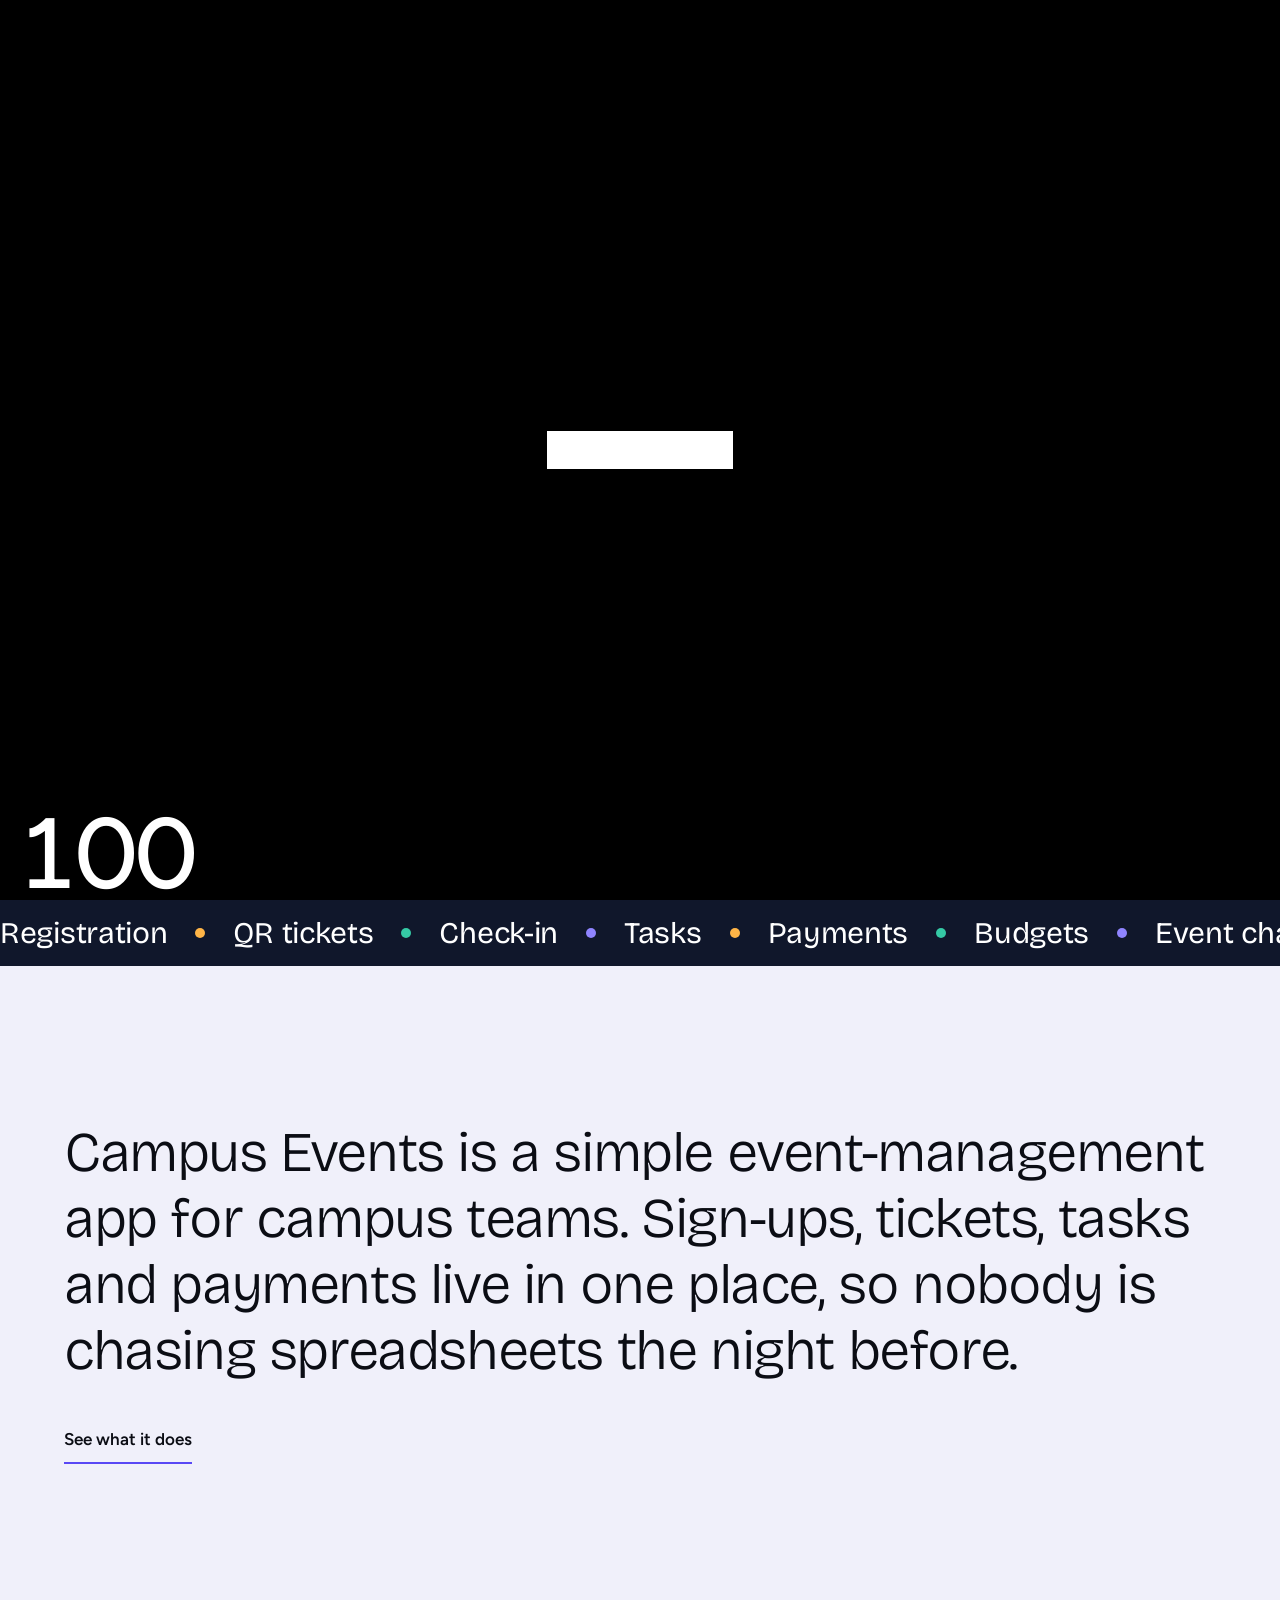
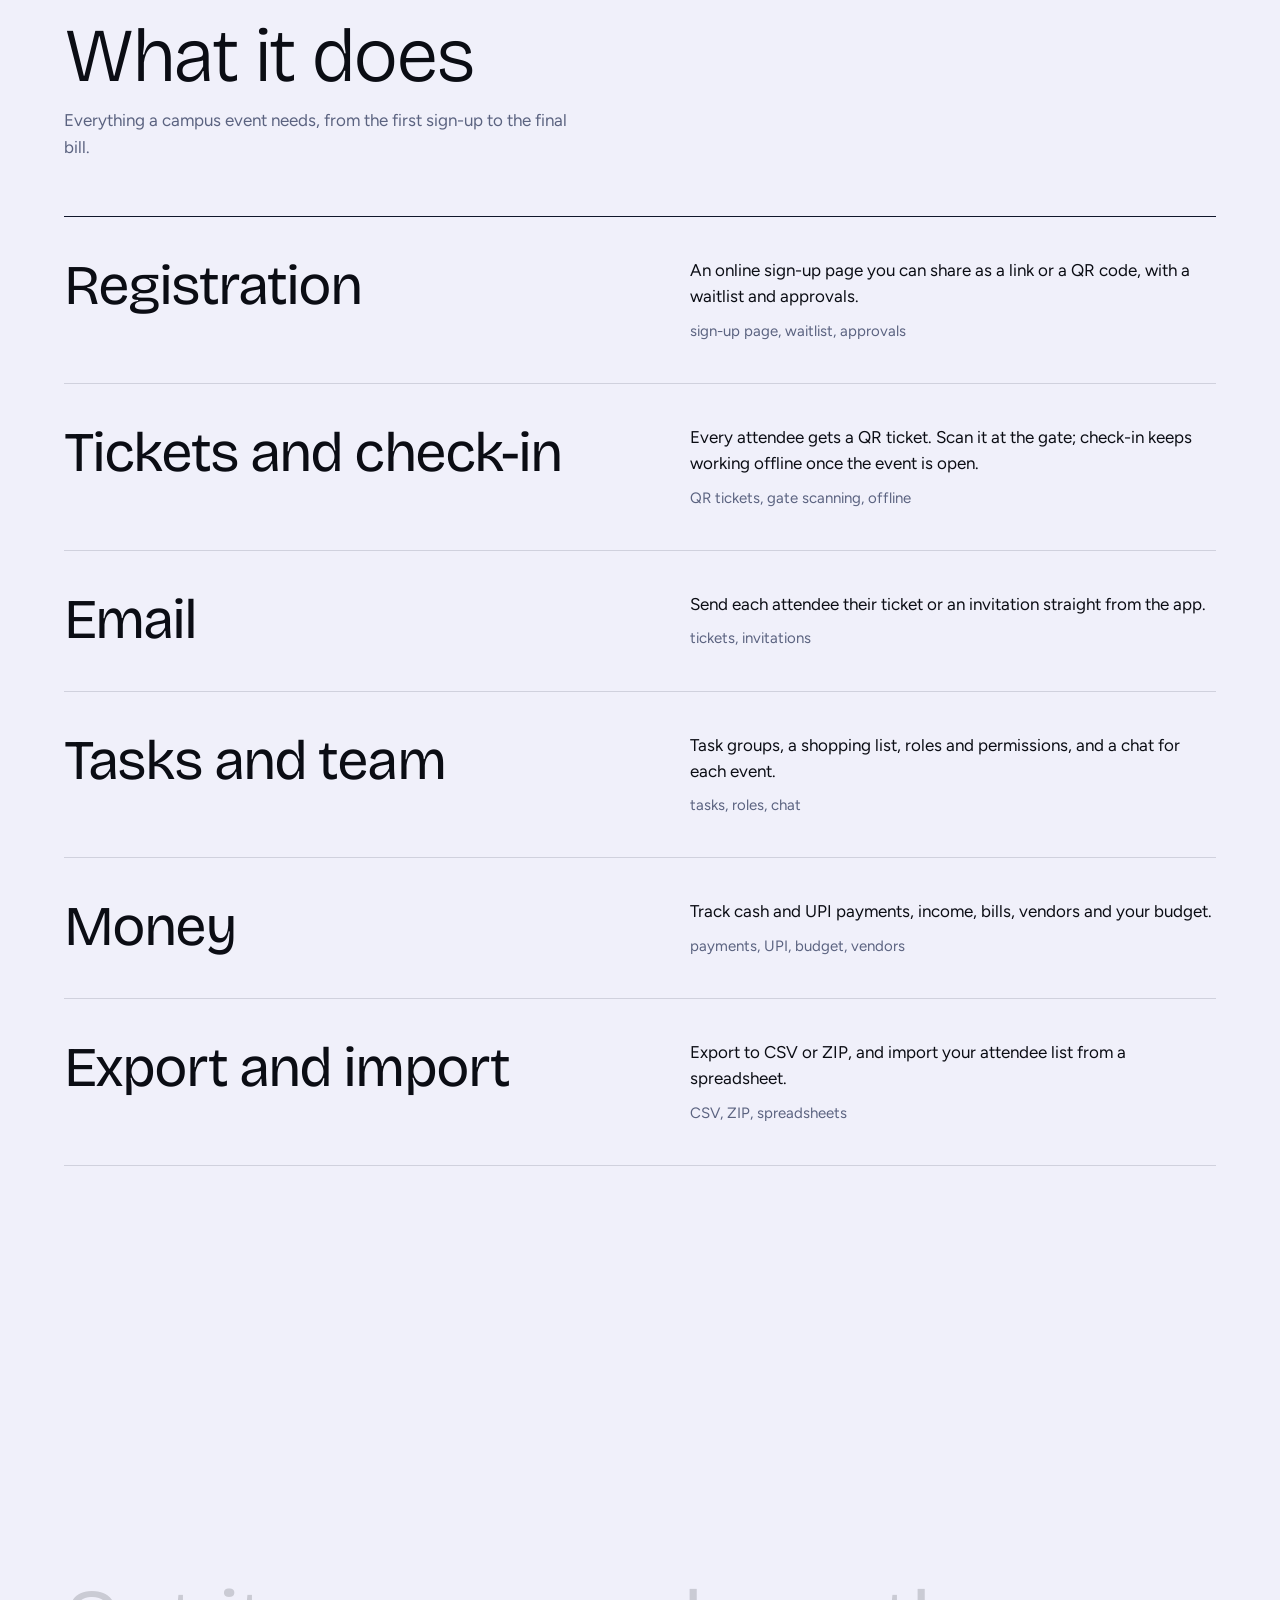
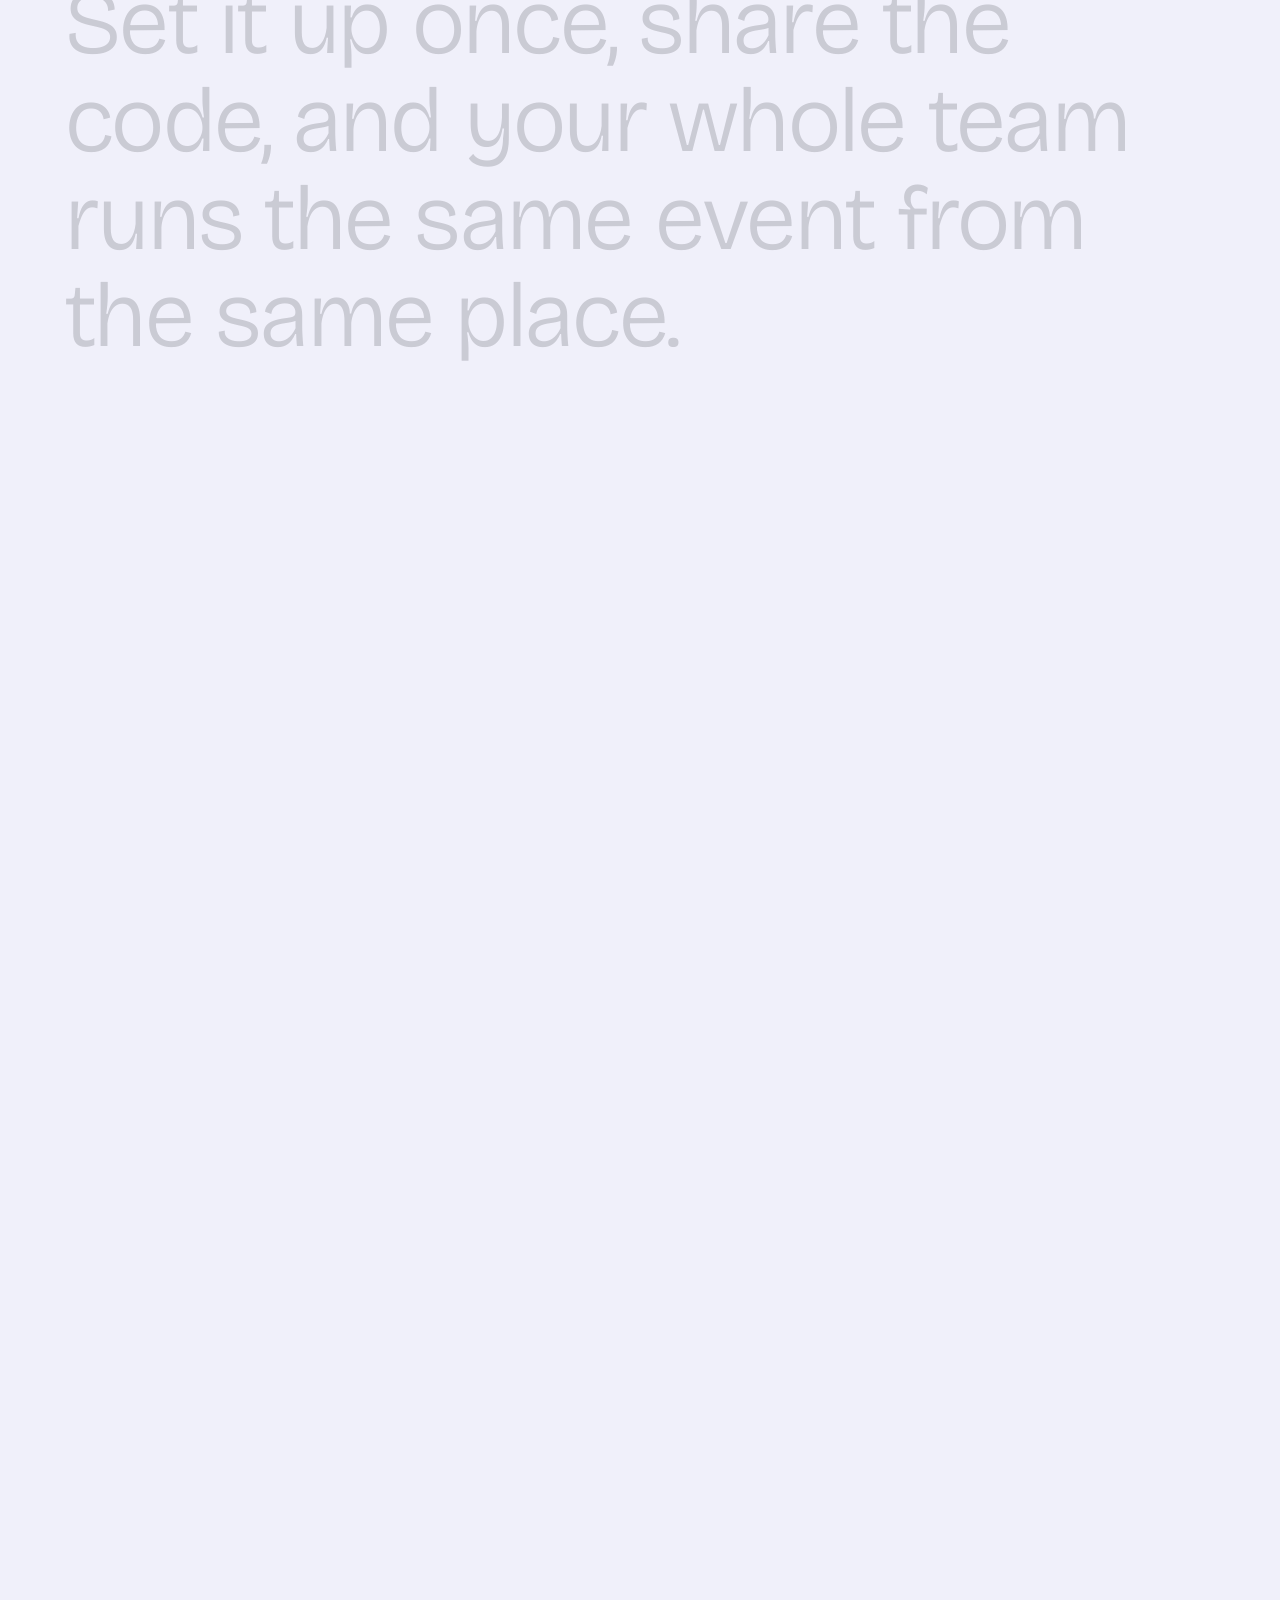
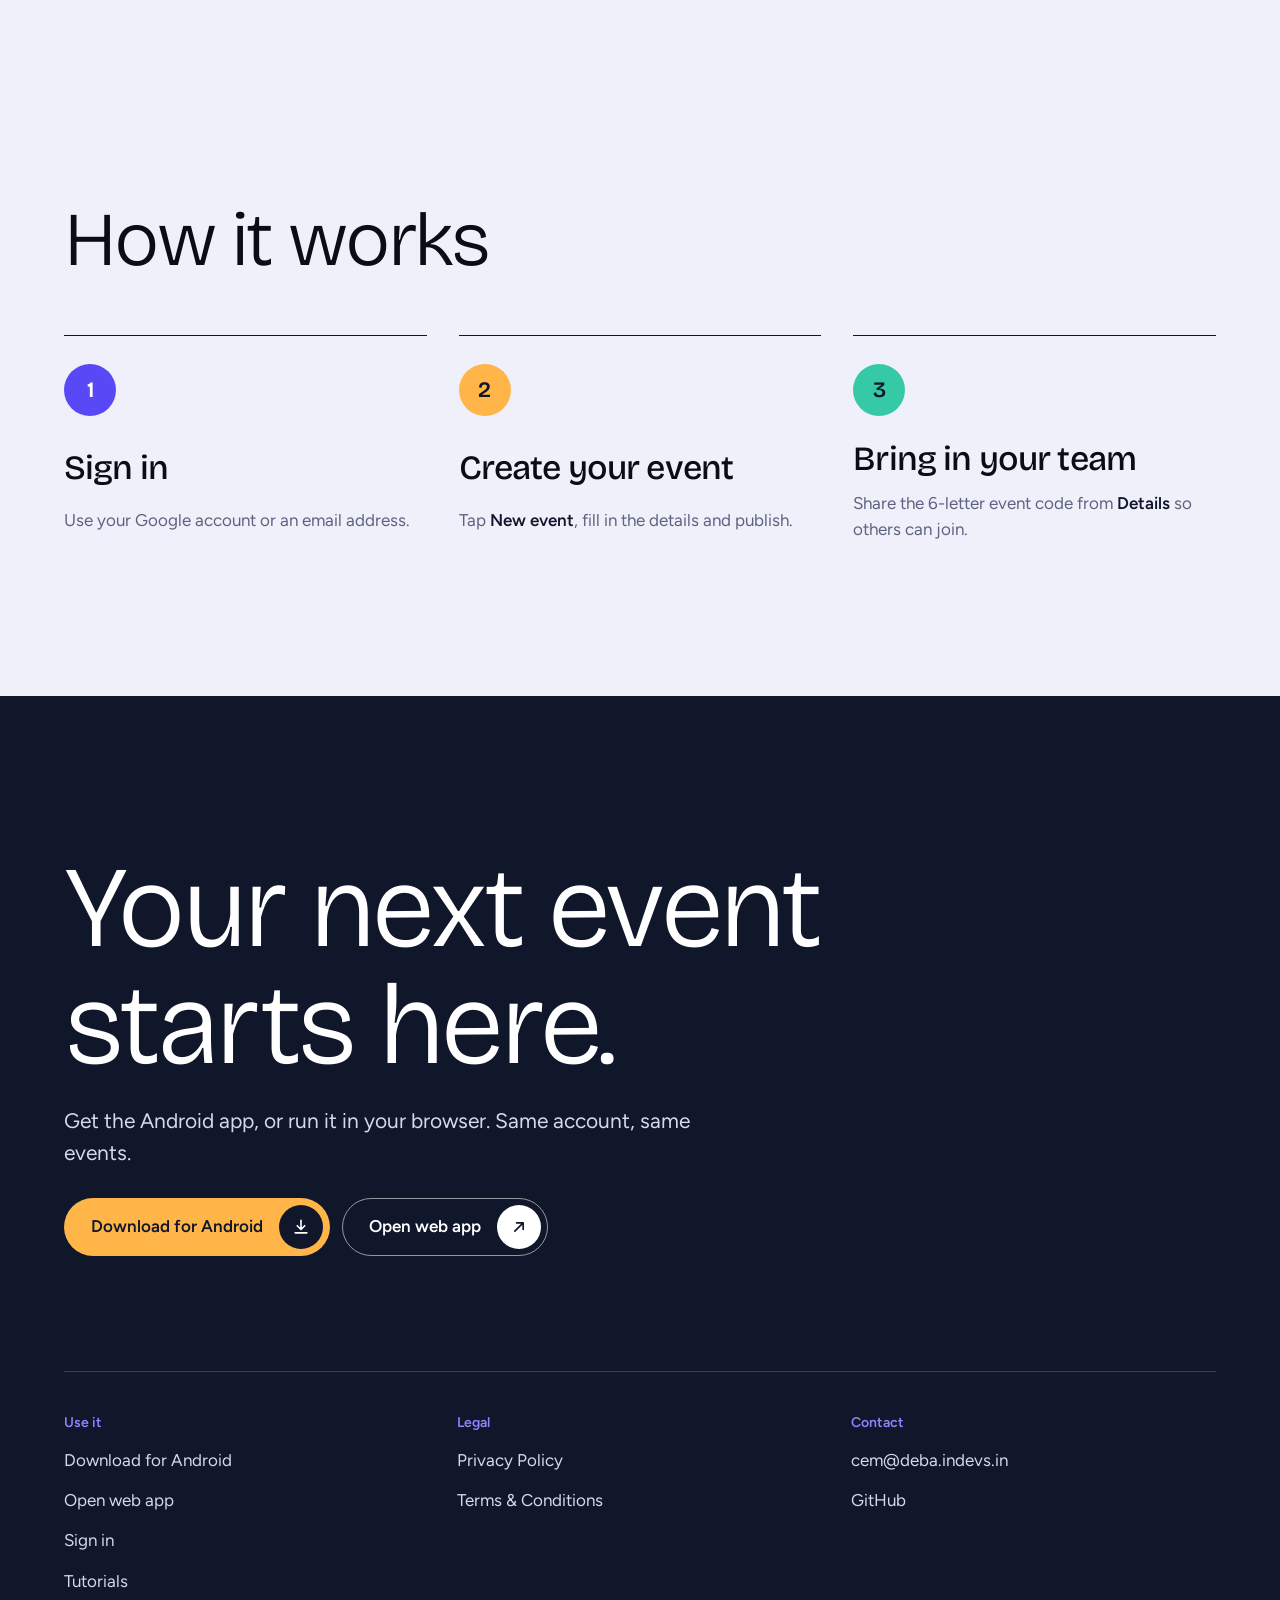
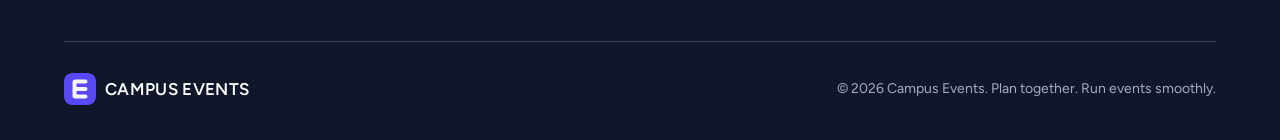
<file: index.html>
<!DOCTYPE html>
<html lang="en">
<head>
<meta charset="utf-8">
<meta name="viewport" content="width=device-width, initial-scale=1, viewport-fit=cover">
<title>Campus Events | Plan together. Run events smoothly.</title>
<meta name="description" content="Campus Events is an event-management app for campus teams: registrations, QR tickets and check-in, tasks, payments and budgets in one place. Get the Android app or open the web app.">
<meta name="theme-color" content="#F0F0FA">
<link rel="icon" href="assets/icons/favicon.svg" type="image/svg+xml" sizes="any">
<link rel="icon" href="assets/icons/favicon.ico" sizes="48x48">
<link rel="apple-touch-icon" href="assets/icons/apple-touch-icon.png">

<meta property="og:type" content="website">
<meta property="og:site_name" content="Campus Events">
<meta property="og:title" content="Campus Events | Plan together. Run events smoothly.">
<meta property="og:description" content="Registrations, QR tickets and check-in, tasks, payments and budgets for campus event teams.">
<!-- Social previews need an absolute URL. If you move to a custom domain, change both lines below to that domain. -->
<meta property="og:image" content="https://real-debabrata.github.io/cemland/assets/icons/og-image.png">
<meta property="og:image:width" content="1200">
<meta property="og:image:height" content="630">
<meta name="twitter:card" content="summary_large_image">
<meta name="twitter:image" content="https://real-debabrata.github.io/cemland/assets/icons/og-image.png">

<link rel="preload" href="assets/fonts/bricolage-latin-wght.woff2" as="font" type="font/woff2" crossorigin>
<link rel="preload" href="assets/fonts/figtree-latin-wght.woff2" as="font" type="font/woff2" crossorigin>
<link rel="stylesheet" href="css/style.css">
<script>
(function(){var d=document.documentElement;d.classList.add('js');
try{var force=/[?&]intro/.test(location.search);if(!force&&(matchMedia('(prefers-reduced-motion: reduce)').matches||sessionStorage.getItem('cem-intro')==='1'||/[?&]nointro/.test(location.search)))d.classList.add('no-intro');}catch(e){}
/* Failsafe: if js/main.js has not started within 6 seconds (blocked, slow or broken), drop the intro so the page is never stuck on black. */
setTimeout(function(){if(!window.__cemReady)d.classList.add('no-intro');},6000);})();
</script>

<script type="application/ld+json">
{"@context":"https://schema.org","@type":"SoftwareApplication","name":"Campus Events","applicationCategory":"BusinessApplication","operatingSystem":"Android, Web","description":"Event management for campus teams: registrations, QR tickets and check-in, tasks, payments and budgets.","downloadUrl":"https://downloadcem.deba.indevs.in/","url":"https://cem.deba.indevs.in/"}
</script>
</head>
<body id="top">
<a class="skip" href="#main">Skip to content</a>

<!-- Intro: loader bar that folds into the logo mark, then opens onto the page -->
<div class="loader" id="loader" aria-hidden="true">
  <div class="loader__bar" id="ldBar"><i id="ldFill"></i></div>
  <div class="loader__mark" id="ldMark"><i></i><i></i><i></i><i></i></div>
  <div class="loader__count" id="ldCount">000</div>
  <svg class="loader__veil" id="ldVeil" aria-hidden="true" focusable="false">
    <defs>
      <mask id="ldMask" maskUnits="userSpaceOnUse">
        <rect id="ldMaskBg" fill="#fff"/>
        <g id="ldHole" fill="#000"></g>
      </mask>
    </defs>
    <rect id="ldBlack" fill="#000" mask="url(#ldMask)"/>
    <g id="ldFillE" fill="#F0F0FA"></g>
  </svg>
</div>

<header class="bar" id="bar">
  <a class="brand" href="#top" aria-label="Campus Events, back to top">
    <img src="assets/icons/logo.svg" width="28" height="28" alt="">
    <span>Campus Events</span>
  </a>
  <div class="bar__right">
    <span class="mask-pill hide-md"><a class="pill pill--grey roll-host" href="https://cem.deba.indevs.in/"><span class="roll"><span>Web app</span><span aria-hidden="true">Web app</span></span></a></span>
    <span class="mask-pill hide-md"><a class="pill pill--dark roll-host" href="https://downloadcem.deba.indevs.in/"><span class="roll"><span>Get the app</span><span aria-hidden="true">Get the app</span></span><i class="dot" aria-hidden="true"></i></a></span>
    <span class="mask-pill"><button class="pill pill--grey pill--menu roll-host" id="menuBtn" type="button" aria-expanded="false" aria-controls="menu"><span class="roll menu-label"><span>Menu</span><span aria-hidden="true">Close</span></span><span class="dots" aria-hidden="true"><i></i><i></i></span></button></span>
  </div>
</header>

<!-- Menu: stack of cards on a coloured backdrop -->
<div class="menu" id="menu" aria-hidden="true">
  <div class="menu__bg"></div>
  <div class="menu__cards">
    <nav class="mcard mcard--links" aria-label="Main">
      <a href="#top" data-close><span class="roll"><span>Home</span><span aria-hidden="true">Home</span></span></a>
      <a href="#features" data-close><span class="roll"><span>What it does</span><span aria-hidden="true">What it does</span></span></a>
      <a href="#how" data-close><span class="roll"><span>How it works</span><span aria-hidden="true">How it works</span></span></a>
      <a href="https://cem.deba.indevs.in/tutorials/"><span class="roll"><span>Tutorials</span><span aria-hidden="true">Tutorials</span></span></a>
    </nav>
    <a class="mcard mcard--cta" href="https://downloadcem.deba.indevs.in/"><span>Download for Android</span><svg viewBox="0 0 24 24" aria-hidden="true"><path d="M12 4v11m0 0 4.5-4.5M12 15l-4.5-4.5M5 19h14"/></svg></a>
    <a class="mcard mcard--dark" href="https://cem.deba.indevs.in/"><span>Open web app</span><svg viewBox="0 0 24 24" aria-hidden="true"><path d="M7 17 17 7M9 7h8v8"/></svg></a>
    <p class="menu__legal">
      <a href="https://cem.deba.indevs.in/privacy.html">Privacy Policy</a>
      <a href="https://cem.deba.indevs.in/terms.html">Terms &amp; Conditions</a>
      <a href="mailto:cem@deba.indevs.in">Contact</a>
      <a href="https://github.com/real-debabrata/cem" rel="noopener">GitHub</a>
    </p>
  </div>
</div>

<main id="main">

  <!-- Hero -->
  <section class="hero" aria-labelledby="h1">
    <h1 class="hero__title" id="h1" data-words>Sign-ups, QR tickets, check-in and payments in one app for campus event teams.</h1>

    <div class="hero__visual" id="heroVisual">
      <canvas id="heroCanvas" aria-hidden="true"></canvas>
      <div class="hero__scrim" aria-hidden="true"></div>
      <div class="hero__cta rise">
        <a class="pill pill--light roll-host" href="https://downloadcem.deba.indevs.in/"><span class="roll"><span>Download for Android</span><span aria-hidden="true">Download for Android</span></span><i class="dot" aria-hidden="true"></i></a>
        <a class="pill pill--glass roll-host" href="https://cem.deba.indevs.in/"><span class="roll"><span>Open web app</span><span aria-hidden="true">Open web app</span></span><i class="dot" aria-hidden="true"></i></a>
      </div>
    </div>

    <a class="hero__scroll" href="#intro" aria-label="Scroll to explore">
      <i class="cross" aria-hidden="true"></i><i class="cross cross--mid" aria-hidden="true"></i>
      <span class="hero__scroll-text" data-words>Scroll to explore</span>
      <i class="cross cross--mid" aria-hidden="true"></i><i class="cross" aria-hidden="true"></i>
    </a>
  </section>

  <!-- Marquee -->
  <div class="marquee" aria-hidden="true">
    <div class="marquee__track">
      <span>Registration</span><b></b><span>QR tickets</span><b></b><span>Check-in</span><b></b><span>Tasks</span><b></b><span>Payments</span><b></b><span>Budgets</span><b></b><span>Event chat</span><b></b>
      <span>Registration</span><b></b><span>QR tickets</span><b></b><span>Check-in</span><b></b><span>Tasks</span><b></b><span>Payments</span><b></b><span>Budgets</span><b></b><span>Event chat</span><b></b>
    </div>
  </div>

  <!-- Intro -->
  <section class="intro" id="intro">
    <p class="intro__big">Campus Events is a simple event-management app for campus teams. Sign-ups, tickets, tasks and payments live in one place, so nobody is chasing spreadsheets the night before.</p>
    <a class="textlink" href="#features">See what it does</a>
  </section>

  <!-- Features -->
  <section class="features" id="features" aria-labelledby="fh">
    <div class="features__head">
      <h2 id="fh">What it does</h2>
      <p>Everything a campus event needs, from the first sign-up to the final bill.</p>
    </div>
    <ul class="flist">
      <li class="frow">
        <h3>Registration</h3>
        <div>
          <p>An online sign-up page you can share as a link or a QR code, with a waitlist and approvals.</p>
          <p class="tags">sign-up page, waitlist, approvals</p>
        </div>
      </li>
      <li class="frow">
        <h3>Tickets and check-in</h3>
        <div>
          <p>Every attendee gets a QR ticket. Scan it at the gate; check-in keeps working offline once the event is open.</p>
          <p class="tags">QR tickets, gate scanning, offline</p>
        </div>
      </li>
      <li class="frow">
        <h3>Email</h3>
        <div>
          <p>Send each attendee their ticket or an invitation straight from the app.</p>
          <p class="tags">tickets, invitations</p>
        </div>
      </li>
      <li class="frow">
        <h3>Tasks and team</h3>
        <div>
          <p>Task groups, a shopping list, roles and permissions, and a chat for each event.</p>
          <p class="tags">tasks, roles, chat</p>
        </div>
      </li>
      <li class="frow">
        <h3>Money</h3>
        <div>
          <p>Track cash and UPI payments, income, bills, vendors and your budget.</p>
          <p class="tags">payments, UPI, budget, vendors</p>
        </div>
      </li>
      <li class="frow">
        <h3>Export and import</h3>
        <div>
          <p>Export to CSV or ZIP, and import your attendee list from a spreadsheet.</p>
          <p class="tags">CSV, ZIP, spreadsheets</p>
        </div>
      </li>
    </ul>
  </section>

  <!-- Scroll-scrubbed statement -->
  <section class="scrub" aria-label="In short">
    <div class="scrub__in">
      <p class="scrub__text" data-scrub>Set it up once, share the code, and your whole team runs the same event from the same place.</p>
    </div>
  </section>

  <!-- How it works -->
  <section class="how" id="how" aria-labelledby="hh">
    <h2 id="hh">How it works</h2>
    <ol class="steps">
      <li>
        <span class="steps__n" aria-hidden="true">1</span>
        <h3>Sign in</h3>
        <p>Use your Google account or an email address.</p>
      </li>
      <li>
        <span class="steps__n" aria-hidden="true">2</span>
        <h3>Create your event</h3>
        <p>Tap <strong>New event</strong>, fill in the details and publish.</p>
      </li>
      <li>
        <span class="steps__n" aria-hidden="true">3</span>
        <h3>Bring in your team</h3>
        <p>Share the 6-letter event code from <strong>Details</strong> so others can join.</p>
      </li>
    </ol>
  </section>

  <!-- Call to action -->
  <section class="get" id="get" aria-labelledby="gh">
    <h2 id="gh">Your next event starts here.</h2>
    <p class="get__lead">Get the Android app, or run it in your browser. Same account, same events.</p>
    <div class="cta-row">
      <a class="btn btn--amber" href="https://downloadcem.deba.indevs.in/">
        <span>Download for Android</span><i class="btn__ico" aria-hidden="true"><svg viewBox="0 0 24 24"><path d="M12 4v11m0 0 4.5-4.5M12 15l-4.5-4.5M5 19h14"/></svg></i>
      </a>
      <a class="btn btn--outline" href="https://cem.deba.indevs.in/">
        <span>Open web app</span><i class="btn__ico" aria-hidden="true"><svg viewBox="0 0 24 24"><path d="M7 17 17 7M9 7h8v8"/></svg></i>
      </a>
    </div>
  </section>
</main>

<footer class="foot">
  <div class="foot__cols">
    <div>
      <p class="foot__label">Use it</p>
      <a href="https://downloadcem.deba.indevs.in/">Download for Android</a>
      <a href="https://cem.deba.indevs.in/">Open web app</a>
      <a href="https://cem.deba.indevs.in/login.html">Sign in</a>
      <a href="https://cem.deba.indevs.in/tutorials/">Tutorials</a>
    </div>
    <div>
      <p class="foot__label">Legal</p>
      <a href="https://cem.deba.indevs.in/privacy.html">Privacy Policy</a>
      <a href="https://cem.deba.indevs.in/terms.html">Terms &amp; Conditions</a>
    </div>
    <div>
      <p class="foot__label">Contact</p>
      <a href="mailto:cem@deba.indevs.in">cem@deba.indevs.in</a>
      <a href="https://github.com/real-debabrata/cem" rel="noopener">GitHub</a>
    </div>
  </div>
  <div class="foot__base">
    <a class="brand brand--foot" href="#top" aria-label="Back to top">
      <img src="assets/icons/logo.svg" width="32" height="32" alt="">
      <span>Campus Events</span>
    </a>
    <p>&copy; <span id="yr">2026</span> Campus Events. Plan together. Run events smoothly.</p>
  </div>
</footer>

<script src="js/main.js" defer></script>
</body>
</html>
</file>
<file: css/style.css>
/* Campus Events landing page. Mobile-first; wider layouts use min-width queries.
   The opening sequence and hero layout follow measurements taken from a reference recording
   (see README). Colours come from the app's brand kit. */

@font-face{font-family:'Bricolage';font-style:normal;font-weight:200 800;font-display:swap;src:url(../assets/fonts/bricolage-latin-wght.woff2) format('woff2')}
@font-face{font-family:'Figtree';font-style:normal;font-weight:300 900;font-display:swap;src:url(../assets/fonts/figtree-latin-wght.woff2) format('woff2')}

:root{
  --cloud:#F0F0FA;
  --grey:#E2E5EE;
  --navy:#10172B;
  --ink:#0b0d14;
  --panel:#14151A;
  --slate:#2B2E3A;
  --indigo:#5948F5;
  --tint:#8F84FF;
  --amber:#FFB547;
  --mint:#35C9A5;
  --mute:#5B6380;
  --line:rgba(16,23,43,.14);
  --disp:'Bricolage','Poppins',system-ui,sans-serif;
  --txt:'Figtree','Poppins',system-ui,-apple-system,'Segoe UI',sans-serif;
  --m:15px;                       /* side margin; 72px from 900px up */
  --pad:clamp(20px,5vw,64px);
  --ease:cubic-bezier(.4,0,.1,1);
  --out:cubic-bezier(.16,1,.3,1);
}
@media (min-width:900px){:root{--m:72px}}

*,*::before,*::after{box-sizing:border-box}
html{-webkit-text-size-adjust:100%;scroll-behavior:smooth;scroll-padding-top:80px;background:var(--cloud)}
body{margin:0;background:var(--cloud);color:var(--ink);font:400 17px/1.55 var(--txt);-webkit-font-smoothing:antialiased;overflow-x:hidden}
img,svg,canvas{display:block;max-width:100%}
a{color:inherit}
h1,h2,h3,p,ul,ol{margin:0}
ul,ol{padding:0;list-style:none}
button{font:inherit;color:inherit}
:focus-visible{outline:3px solid var(--indigo);outline-offset:3px;border-radius:6px}
.skip{position:fixed;left:12px;top:-60px;z-index:200;background:var(--navy);color:#fff;padding:10px 16px;border-radius:99px;text-decoration:none;transition:top .2s}
.skip:focus{top:12px}
body.is-locked{overflow:hidden}

/* ---------- intro (loader) ---------- */
.loader{position:fixed;inset:0;z-index:150;background:#000;overflow:hidden;--u:max(12.8px,2.92vw)}
.no-intro .loader{display:none}
html:not(.js) .loader{display:none}
.loader__bar{position:absolute;left:50%;top:50%;width:calc(var(--u)*5);height:var(--u);transform:translate(-50%,-50%);background:#2a2a2a;overflow:hidden}
.loader__bar i{display:block;height:100%;background:#fff;transform:scaleX(0);transform-origin:0 50%}
.loader__mark{position:absolute;left:50%;top:50%;width:0;height:0;opacity:0}
.loader__mark i{position:absolute;background:#fff}
.loader__count{position:absolute;left:max(6px,1.2vw);bottom:0;font:500 clamp(48px,7.8vw,112px)/.8 var(--txt);letter-spacing:-.03em;color:#fff;font-variant-numeric:tabular-nums;padding-bottom:.06em}
.loader__veil{position:absolute;inset:0;width:100%;height:100%;display:none}

/* ---------- header ---------- */
.bar{position:fixed;inset:0 0 auto 0;z-index:60;padding:15px var(--m) 0;display:flex;align-items:flex-start;justify-content:space-between;gap:12px;pointer-events:none}
@media (min-width:900px){.bar{padding-top:50px}}
.bar>*{pointer-events:auto}
.brand{display:inline-flex;align-items:center;gap:9px;text-decoration:none;font:600 16px/1 var(--txt);letter-spacing:.02em;text-transform:uppercase;min-height:45px;position:relative;z-index:2}
.brand img{border-radius:8px}
@media (min-width:900px){.brand{font-size:17px;min-height:45px}}
.bar__right{display:flex;gap:11px;align-items:center}
.mask-pill{display:block;border-radius:88px;overflow:hidden}
.hide-md{display:none}
@media (min-width:900px){.hide-md{display:block}}

.pill{position:relative;display:inline-flex;align-items:center;gap:9px;height:45px;padding:0 16px 0 23px;border-radius:88px;border:0;font:500 14px/1 var(--txt);text-transform:uppercase;letter-spacing:.01em;text-decoration:none;cursor:pointer;white-space:nowrap;transition:background .3s var(--ease),color .3s var(--ease)}
.pill--grey{background:var(--grey);color:#000}
.pill--dark{background:var(--slate);color:#fff}
.pill--light{background:#fff;color:var(--ink)}
.pill--glass{background:rgba(255,255,255,.16);color:#fff;-webkit-backdrop-filter:blur(10px);backdrop-filter:blur(10px)}
.pill .dot{width:4px;height:4px;border-radius:50%;background:currentColor;flex:none;margin-left:1px}
.pill--menu{padding:0 16px 0 23px}
.pill--menu .dots{display:flex;gap:2px;margin-left:1px}
.pill--menu .dots i{width:4px;height:4px;border-radius:50%;background:currentColor;display:block;transition:transform .3s var(--ease)}
@media (max-width:899px){
  .pill--menu{width:45px;padding:0;justify-content:center}
  .pill--menu .menu-label{display:none}
  .pill--menu .dots{gap:4px;margin:0}
  .pill--menu .dots i{width:6px;height:6px}
}
/* text that rolls up on hover */
.roll{display:grid;overflow:hidden;height:1.15em;line-height:1.15}
.roll>span{grid-area:1/1;display:block;transition:transform .3s var(--ease);white-space:nowrap}
.roll>span+span{transform:translateY(100%)}
@media (hover:hover){
  .roll-host:hover .roll>span:first-child,.mcard--links a:hover .roll>span:first-child{transform:translateY(-100%)}
  .roll-host:hover .roll>span+span,.mcard--links a:hover .roll>span+span{transform:translateY(0)}
  .pill--grey:hover{background:#d3d7e4}
  .pill--dark:hover{background:var(--indigo)}
  .pill--light:hover{background:var(--amber)}
  .pill--glass:hover{background:rgba(255,255,255,.3)}
}
.menu-open .menu-label>span:first-child{transform:translateY(-100%)}
.menu-open .menu-label>span+span{transform:translateY(0)}

.js:not(.no-intro) .mask-pill>.pill{transform:translateY(115%)}
.bar.is-solid{background:rgba(240,240,250,.9);-webkit-backdrop-filter:blur(12px);backdrop-filter:blur(12px);padding-top:10px;padding-bottom:10px}
.menu-open .bar.is-solid{background:none;-webkit-backdrop-filter:none;backdrop-filter:none}

/* ---------- menu ---------- */
.menu{position:fixed;inset:0;z-index:55;visibility:hidden;transition:visibility 0s .7s;overflow-y:auto;overscroll-behavior:contain}
.menu__bg{position:fixed;inset:0;background:var(--indigo);clip-path:circle(0 at calc(100% - 38px) 38px);transition:clip-path .7s var(--ease)}
@media (min-width:900px){.menu__bg{clip-path:circle(0 at calc(100% - 120px) 72px)}}
.menu__cards{position:relative;display:grid;gap:10px;padding:78px var(--m) 24px;max-width:480px;margin-left:auto;opacity:0;transform:translateY(14px);transition:opacity .4s var(--ease),transform .5s var(--ease)}
@media (min-width:900px){.menu__cards{padding-top:116px;width:456px}}
.menu-open .menu{visibility:visible;transition:visibility 0s}
.menu-open .menu__bg{clip-path:circle(150% at calc(100% - 38px) 38px)}
@media (min-width:900px){.menu-open .menu__bg{clip-path:circle(150% at calc(100% - 120px) 72px)}}
.menu-open .menu__cards{opacity:1;transform:none;transition-delay:.18s}
.mcard{display:block;border-radius:10px;background:#fff;color:var(--ink);text-decoration:none}
.mcard--links{padding:8px}
.mcard--links a{display:block;padding:13px 18px;border-radius:100px;font:400 26px/1.15 var(--txt);letter-spacing:-.01em;text-decoration:none;transition:background .3s var(--ease),color .3s var(--ease)}
.mcard--links a:hover,.mcard--links a:focus-visible{background:var(--indigo);color:#fff}
.mcard--links .roll{height:1.15em}
.mcard--cta,.mcard--dark{display:flex;align-items:center;justify-content:space-between;gap:16px;padding:0 22px;min-height:82px;font:400 26px/1.15 var(--txt);letter-spacing:-.01em}
.mcard--dark{background:var(--navy);color:#fff}
.mcard--cta{background:var(--amber)}
.mcard svg{width:26px;height:26px;flex:none;fill:none;stroke:currentColor;stroke-width:1.8;stroke-linecap:round;stroke-linejoin:round;transition:transform .4s var(--ease)}
.mcard--cta:hover svg,.mcard--dark:hover svg{transform:rotate(45deg)}
.menu__legal{display:flex;flex-wrap:wrap;gap:2px 18px;padding:10px 6px 0}
.menu__legal a{color:#fff;text-decoration:none;font-size:15px;padding:8px 0;opacity:.9}
.menu__legal a:hover{opacity:1;text-decoration:underline}
.menu-open .bar{color:#fff}
.menu-open .brand{color:#fff}
.menu-open .mask-pill:not(:last-child){visibility:hidden}

/* ---------- hero ---------- */
.hero{position:relative;height:100vh;height:100svh;min-height:560px;padding:62px var(--m) 0;display:grid;grid-template-rows:auto minmax(0,1fr) 45px;gap:0}
@media (min-width:900px){.hero{padding-top:50px;grid-template-rows:auto minmax(0,1fr) 50px}}
.hero__title{font:400 clamp(23.4px,1.2vw + 18.72px,36px)/1.1 var(--txt);letter-spacing:-.012em;color:#000;max-width:100%;margin-bottom:9px}
@media (min-width:900px){.hero__title{margin-left:25.5%;max-width:42%;margin-bottom:30px}}
.hero__title .w{display:inline-block;overflow:hidden;vertical-align:top;padding-bottom:.12em;margin-bottom:-.12em}
.hero__title .w>span{display:inline-block}
.js:not(.no-intro) .hero__title .w>span,.js:not(.no-intro) .hero__scroll-text .w>span{transform:translateY(112%)}
.hero__scroll-text .w{display:inline-block;overflow:hidden;vertical-align:top}
.hero__scroll-text .w>span{display:inline-block}

.hero__visual{position:relative;border-radius:12px;overflow:hidden;background:var(--panel);min-height:0;isolation:isolate}
@media (min-width:900px){.hero__visual{border-radius:15px}}
.hero__visual canvas{position:absolute;inset:0;width:100%;height:100%}
.hero__scrim{position:absolute;inset:auto 0 0 0;height:55%;background:linear-gradient(to top,rgba(20,21,26,.82),rgba(20,21,26,0));pointer-events:none}
.hero__cta{position:absolute;left:14px;bottom:14px;right:14px;display:flex;flex-wrap:wrap;gap:10px}
@media (min-width:900px){.hero__cta{left:24px;bottom:24px}}
.hero__cta .pill{height:48px}
.hero__cta .mask,.hero__cta>.pill{opacity:1}
.js:not(.no-intro) .hero__cta .pill{transform:translateY(130%)}
.hero__cta{overflow:hidden;padding-top:2px}

.hero__scroll{position:relative;display:flex;align-items:center;justify-content:space-between;text-decoration:none;font:500 14px/1 var(--txt);text-transform:uppercase;min-height:44px;align-self:start;padding-top:16px}
@media (min-width:900px){.hero__scroll{font-size:14.4px;padding-top:18px}}
.hero__scroll-text{position:absolute;left:50%;top:15px;transform:translateX(-50%);white-space:nowrap;line-height:16px}
@media (min-width:900px){.hero__scroll-text{top:17px}}
.cross{position:relative;display:block;width:14px;height:14px;flex:none}
.cross::before,.cross::after{content:"";position:absolute;background:#000}
.cross::before{left:0;right:0;top:50%;height:1.5px;margin-top:-.75px}
.cross::after{top:0;bottom:0;left:50%;width:1.5px;margin-left:-.75px}
.cross--mid{display:none}
@media (min-width:900px){.cross--mid{display:block}}
.js:not(.no-intro) .cross{opacity:0;transform:translateY(8px)}
.js:not(.no-intro) .hero__scroll{overflow:hidden}

.cta-row{display:flex;flex-wrap:wrap;gap:12px;margin-top:28px}

.btn{display:inline-flex;align-items:center;justify-content:space-between;gap:16px;min-height:56px;padding:6px 6px 6px 26px;border-radius:99px;font:600 17px/1 var(--txt);text-decoration:none;border:1.5px solid transparent;transition:background .3s,color .3s,border-color .3s}
.btn__ico{display:grid;place-items:center;width:44px;height:44px;border-radius:50%;flex:none;transition:transform .4s var(--ease)}
.btn__ico svg{width:20px;height:20px;fill:none;stroke:currentColor;stroke-width:2;stroke-linecap:round;stroke-linejoin:round}
.btn:hover .btn__ico{transform:rotate(45deg)}
.btn--primary{background:var(--indigo);color:#fff}
.btn--primary .btn__ico{background:#fff;color:var(--indigo)}
.btn--primary:hover{background:var(--navy)}
.btn--ghost{border-color:var(--navy);background:var(--cloud)}
.btn--ghost .btn__ico{background:var(--navy);color:#fff}
.btn--ghost:hover{background:var(--navy);color:#fff}
.btn--ghost:hover .btn__ico{background:#fff;color:var(--navy)}
.btn--amber{background:var(--amber);color:var(--navy)}
.btn--amber .btn__ico{background:var(--navy);color:#fff}
.btn--amber:hover{background:#fff}
.btn--outline{border-color:rgba(255,255,255,.55);color:#fff}
.btn--outline .btn__ico{background:#fff;color:var(--navy)}
.btn--outline:hover{background:#fff;color:var(--navy)}
.btn--outline:hover .btn__ico{background:var(--navy);color:#fff}
@media (max-width:479px){.cta-row .btn{width:100%}}

/* ---------- marquee ---------- */
.marquee{background:var(--navy);color:#fff;overflow:hidden;padding:18px 0}
.marquee__track{display:flex;align-items:center;gap:28px;width:max-content;white-space:nowrap;font:400 clamp(20px,3vw,30px)/1 var(--disp);letter-spacing:-.01em;animation:slide 38s linear infinite}
.marquee b{width:10px;height:10px;border-radius:50%;background:var(--amber);flex:none}
.marquee b:nth-of-type(3n+2){background:var(--mint)}
.marquee b:nth-of-type(3n){background:var(--tint)}
@keyframes slide{to{transform:translateX(-50%)}}

/* ---------- intro ---------- */
.intro{padding:clamp(72px,12vw,160px) var(--pad);max-width:1400px}
.intro__big{font:300 clamp(26px,5vw,56px)/1.18 var(--disp);letter-spacing:-.025em;max-width:22em;text-wrap:pretty}
.textlink{display:inline-block;margin-top:32px;font-weight:600;font-size:17px;padding:10px 0;text-decoration:none;border-bottom:2px solid var(--indigo)}
.textlink:hover{color:var(--indigo)}

/* ---------- features ---------- */
.features{padding:0 var(--pad) clamp(72px,12vw,160px)}
.features__head{display:grid;gap:12px;margin-bottom:clamp(28px,5vw,56px)}
h2{font:300 clamp(34px,6vw,76px)/1.02 var(--disp);letter-spacing:-.04em}
.features__head p{color:var(--mute);max-width:30em}
.flist{border-top:1.5px solid var(--navy)}
.frow{display:grid;gap:14px;padding:clamp(22px,3.4vw,40px) 0;border-bottom:1px solid var(--line)}
.frow h3{font:400 clamp(28px,4.6vw,56px)/1.05 var(--disp);letter-spacing:-.035em;transition:color .3s}
.frow:hover h3{color:var(--indigo)}
.frow p{max-width:32em}
.frow .tags{margin-top:10px;color:var(--mute);font-size:15px}
@media (min-width:860px){
  .frow{grid-template-columns:1.1fr 1fr;gap:48px;align-items:start}
}

/* ---------- scroll-scrubbed statement ---------- */
.scrub{height:220vh;height:220svh;position:relative}
.scrub__in{position:sticky;top:0;height:100vh;height:100svh;display:grid;align-items:center;padding:0 var(--pad)}
.scrub__text{font:300 clamp(34px,7.2vw,104px)/1.06 var(--disp);letter-spacing:-.04em;max-width:15em}
.scrub__text .w{display:inline-block;margin-right:.24em;opacity:.16;transition:opacity .25s linear}
.scrub__text .w.on{opacity:1}
@media (prefers-reduced-motion:reduce){.scrub{height:auto;padding:72px 0}.scrub__in{position:static;height:auto}.scrub__text .w{opacity:1}}

/* ---------- how it works ---------- */
.how{padding:clamp(40px,8vw,120px) var(--pad) clamp(72px,12vw,160px)}
.how h2{margin-bottom:clamp(28px,5vw,56px)}
.steps{display:grid;gap:0;border-top:1.5px solid var(--navy)}
.steps li{display:grid;grid-template-columns:auto 1fr;column-gap:20px;row-gap:6px;padding:26px 0;border-bottom:1px solid var(--line)}
.steps__n{grid-row:1 / span 2;display:grid;place-items:center;width:52px;height:52px;border-radius:50%;background:var(--indigo);color:#fff;font:600 22px/1 var(--disp)}
.steps li:nth-child(2) .steps__n{background:var(--amber);color:var(--navy)}
.steps li:nth-child(3) .steps__n{background:var(--mint);color:var(--navy)}
.steps h3{font:500 clamp(24px,3vw,34px)/1.1 var(--disp);letter-spacing:-.025em;align-self:end}
.steps p{color:var(--mute);max-width:26em}
.steps strong{color:var(--navy);font-weight:600}
@media (min-width:860px){
  .steps{grid-template-columns:repeat(3,1fr);border-top:0;gap:32px}
  .steps li{grid-template-columns:1fr;border:0;border-top:1.5px solid var(--navy);padding:28px 0 0;row-gap:12px}
  .steps__n{grid-row:auto;margin-bottom:12px}
  .steps h3{align-self:auto}
}

/* ---------- call to action + footer ---------- */
.get{background:var(--navy);color:#fff;padding:clamp(72px,12vw,160px) var(--pad) clamp(56px,9vw,120px)}
.get h2{font-size:clamp(40px,9vw,128px);max-width:11em;text-wrap:balance}
.get__lead{margin-top:20px;max-width:30em;color:#d6d9e8;font-size:clamp(17px,2.2vw,21px)}
.foot{background:var(--navy);color:#fff;padding:0 var(--pad) max(28px,env(safe-area-inset-bottom))}
.foot__cols{display:grid;grid-template-columns:1fr;gap:28px;padding:40px 0;border-top:1px solid rgba(255,255,255,.18)}
.foot__label{font-size:14px;font-weight:600;color:var(--tint);margin-bottom:6px}
.foot a{display:block;padding:7px 0;color:#d6d9e8;text-decoration:none;font-size:17px;width:fit-content}
.foot a:hover{color:#fff;text-decoration:underline}
.foot .brand{display:inline-flex;color:#fff}
.foot__base{display:flex;flex-direction:column;gap:14px;padding-top:24px;border-top:1px solid rgba(255,255,255,.18);color:#a5abc4;font-size:14px}
@media (min-width:640px){
  .foot__cols{grid-template-columns:repeat(3,1fr)}
  .foot__base{flex-direction:row;align-items:center;justify-content:space-between}
}


@media (prefers-reduced-motion:reduce){
  html{scroll-behavior:auto}
  .marquee__track{animation:none}
  .menu__bg,.menu__cards{transition:none}
}
</file>
